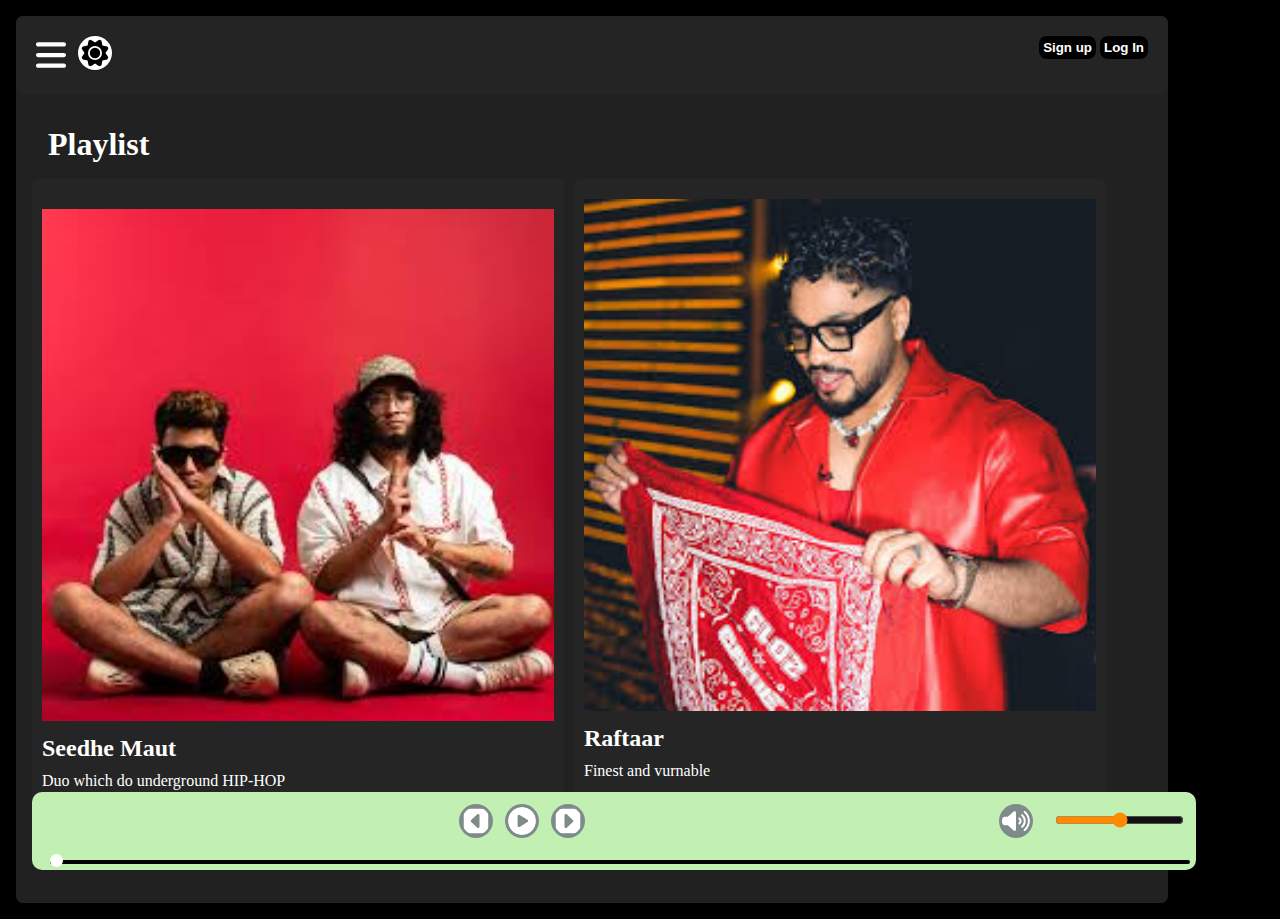
<file: index.html>
<!DOCTYPE html>
<html lang="en">

<head>
    <meta charset="UTF-8">
    <meta name="viewport" content="width=device-width, initial-scale=1.0">
    <title>Jingle || Lets jamming together</title>
    <link rel="stylesheet" href="./style.css">
    <link rel="stylesheet" href="./utility.css">
    <link rel="icon" type="image/svg+xml" href="./assest/favicon.svg.svg">
</head>

<body>
    <div class="container flex bg-black">
        <div class="left  ">
            <div class="close">
                <img width="22px" class="invert" src="./assest/close.svg" alt="">
            </div>
            <div href="#home"  class="home rounded bg-grey m1 p1">
                <div class="logo"><img src="./assest/./logo.svg" alt="logo"><span>Jingle</span></div>
                
                <ul>
                    <li class="home-svg"><img class="invert " src="./assest/home.svg" alt="home">Home</li>
                    <li class=" search-svg"><img class="invert" src="./assest/search.svg" alt="search">Search</li>
                    <li></li>
                </ul>
            </div>
            <div class="library rounded m1 bg-grey p1">
                <div class="heading">
                    <img class="invert" src="./assest/library.svg" alt="library">
                    <h2> your library</h2>
                </div>
                <div class="songlist">
                    <ul>

                    </ul>
                </div>
                <div class="footer">
                    <div><a href="https://www.spotify.com/jp/legal/"><span>Legal</span></a></div>
                    <div><a href="https://www.spotify.com/jp/privacy/"><span>Privacy Center</span></a></div>
                    <div><a href="https://www.spotify.com/jp/legal/privacy-policy/"><span>Privacy Policy</span></a>
                    </div>
                    <div><a href="https://www.spotify.com/jp/legal/cookies-policy/"><span>Cookies</span></a></div>
                    <div><a href="https://www.spotify.com/jp/legal/privacy-policy/#s3"><span>About Ads</span></a></div>
                    <div><a href="https://www.spotify.com/jp/accessibility/"><span>Accessibility</span></a></div>
                </div>
            </div>
        </div>
        <div id="home"   class="right bg-grey rounded">
            <div class="header rounded">
                <div class="nav">
                    <div class="hambarcontainer">
                        <img width="30px" class="invert hambar" src="./assest/hambar.svg" alt="">
                        <div class="moon">
                            <img width="28px" src="./assest/sun.svg" alt="Moon">
                        </div>
                    </div>
                </div>
                <div class="button">
                   <button class="signup-btn">Sign up</button>
                    <button class="login-btn">Log In</button>
                </div>
            </div>
            <div class="playlist">
                <h1>Playlist</h1>
                <div class="cardcontainer">
                    <div data-folder="seedh- maut" class="card">
                        <div class="play">

                        </div>
                        <img src="./images/download.jpg" alt="">
                        <h2>Seedhe Maut</h2>
                        <p>Duo which do underground HIP-HOP</p>
                    </div>
                    <div data-folder="Raftaar" class="card">
                        <img src="./images/download (1).jpg" alt="">
                        <h2>Raftaar</h2>
                        <p>Finest and vurnable </p>
                    </div>
                    <div data-folder="emiway" class="card">
                        <img src="./images/images.jpeg" alt="">
                        <h2>Emiway Bantai</h2>
                        <p>Commercial hits </p>
                    </div>
                    <div data-folder="krsna" class="card">
                        <img src="./images/download (3).jpg" alt="">
                        <h2>Kr$na</h2>
                        <p>Lyrical God </p>
                    </div>
                    <div data-folder="" class="card">
                        <img src="./images/download (4).jpg" alt="">
                        <h2>Bella</h2>
                        <p>Healing HIP-HOP</p>
                    </div>
                    <div data-folder="king" class="card">
                        <img src="./images/images (1).jpg" alt="">
                        <h2>King</h2>
                        <p>Popstar and soothing songs</p>
                    </div>
                    <div data-folder="badshah" class="card">
                        <img src="./images/images.jpg" alt="">
                        <h2>Badshah</h2>
                        <p>Commercial and hit maker</p>
                    </div>
                    <div data-folder="sidhu" class="card">
                        <img src="./images/sidhu.jpeg" alt="">
                        <h2>Sidhu Moose Wala</h2>
                        <p>Global star</p>
                    </div>
                    <div data-folder="" class="card">
                        <img src="./images/divine.jpeg" alt="">
                        <h2>Divine</h2>
                        <p>Representing Bombay </p>
                    </div>
                    <div data-folder="" class="card">
                        <img src="./images/ikka.jpeg" alt="">
                        <h2>Ikka</h2>
                        <p>Story teller and motivater </p>
                    </div>
                    <div data-folder="pawan singh" class="card">
                        <img src="./images/pawan.jpeg" alt="">
                        <h2>Pawan Singh</h2>
                        <p>Bhojpuri Icon star</p>
                    </div>
                    <div data-folder="honey singh" class="card">
                        <img src="./images/honey.jpeg" alt="">
                        <h2>Honey Singh</h2>
                        <p>Hit machine and global star</p>
                    </div>
                </div>
                <div class="playbar">
                    <div class="seekbar">
                        <div class="circle"></div>
                    </div>
                    <div class="abovebar">
                        <div class="songinfo">

                        </div>
                        <div class="songbtn">
                            <img id="prev" src="./assest/prevsong.svg" alt="">
                            <img id="play" src="./assest/play.svg" alt="">
                            <img id="next" src="./assest/nextsong.svg" alt="">
                        </div>
                        <div class="vtbar">
                            <div class="songtime">

                            </div>
                            <div class="volume">
                                <img width="18px" src="./assest/volume.svg" alt="">
                                <div class="range">
                                    <input type="range" name="volume">
                                </div>
                            </div>
                        </div>
                    </div>
                </div>
            </div>

        </div>
    </div>
</body>
<script src="./script.js"></script>

</html>
</file>
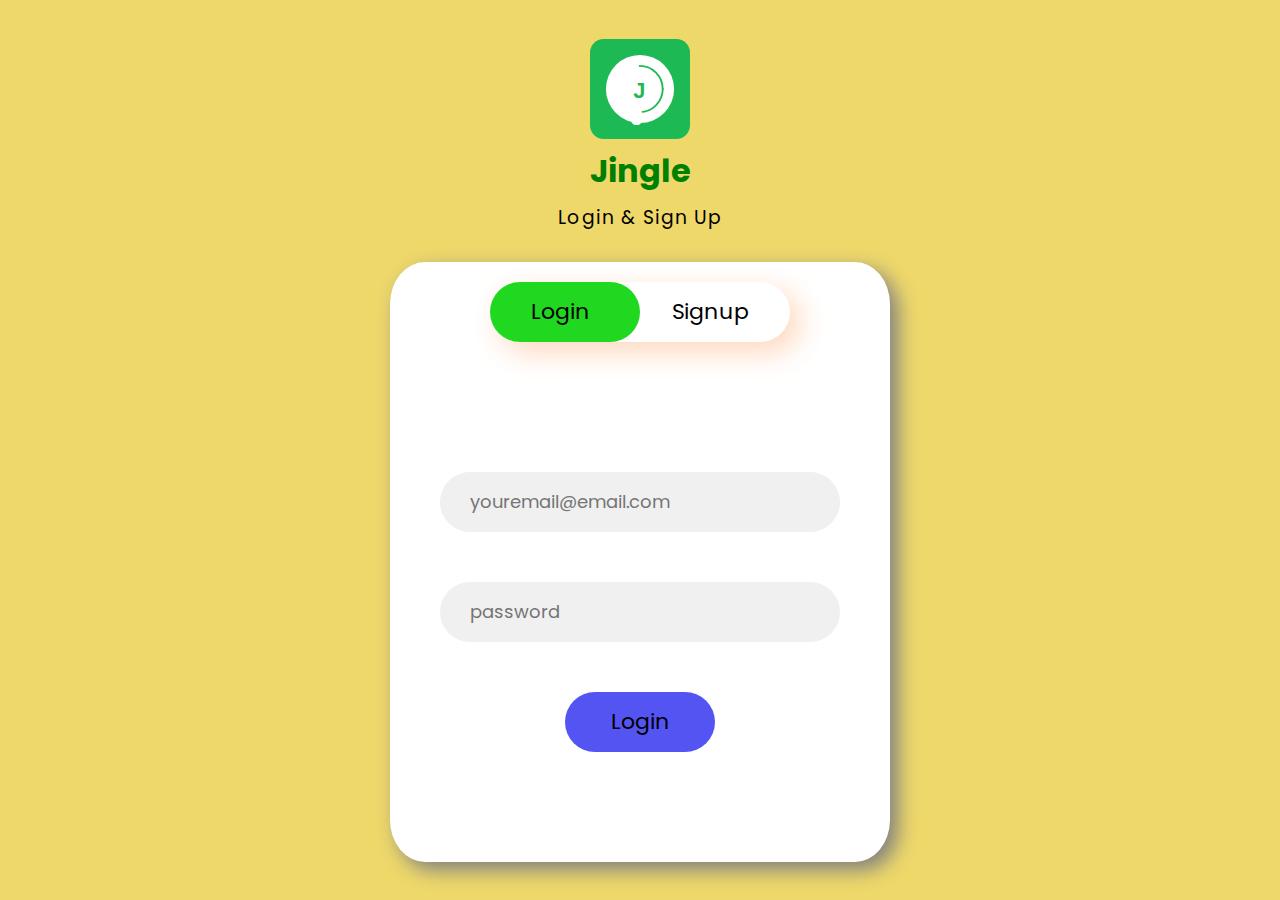
<file: login/index.html>
<!DOCTYPE html>
<html lang="en">

<head>
    <meta charset="UTF-8">
    <meta name="viewport" content="width=device-width, 
                         initial-scale=1.0">
    <title>Jingle|| Login & Signup</title>
    <link rel="stylesheet" href="style.css">
    <link rel="icon" type="image/svg+xml" href="favicon.svg.svg">
</head>

<body>
    <header>
        <img width="100px" src="./logo.svg" alt="">
        <h1 class="heading">Jingle</h1>
        <h3 class="title">Login & Sign Up </h3>
    </header>

    <!-- container div -->
    <div class="container">

        <!-- upper button section to select
             the login or signup form -->
        <div class="slider"></div>
        <div class="btn">
            <button class="login">Login</button>
            <button class="signup">Signup</button>
        </div>

        <!-- Form section that contains the
             login and the signup form -->
        <div class="form-section">

            <!-- login form -->
            <div class="login-box">
                <input type="email" class="email ele" placeholder="youremail@email.com">
                <input type="password" class="password ele" placeholder="password">
                <button class="clkbtn">Login</button>
            </div>

            <!-- signup form -->
            <div class="signup-box">
                <input type="text" class="name ele" placeholder="Enter your name">
                <input type="email" class="email ele" placeholder="youremail@email.com">
                <input type="password" class="password ele" placeholder="password">
                <input type="password" class="password ele" placeholder="Confirm password">
                <button class="clkbtn">Signup</button>
            </div>
        </div>
    </div>
    <script src="script.js"></script>
</body>

</html>
</file>
<file: style.css>
* {
    margin: 0;
    padding: 0;
}

body {
    background-color: black;
    color: white;
}

.left {
    width: 25vw;
    padding: 10px;
}

.right {
    margin: 16px;
    width: 75vw;
    position: relative;


}
.home-svg{
    cursor: pointer;
}
.home-svg:hover{
    transform: scale(1.05);
    letter-spacing: 2px;
}
.search-svg{
    cursor: pointer;
}
.search-svg:hover{
    transform: scale(1.05);
    letter-spacing: 2px;
}
.songlist ul  :hover{
    background-color: rgb(189, 232, 189);
    color: black;
    transform: scale(1.02);
}
.home ul li {
    width: 15px;
    list-style: none;
    display: flex;
    gap: 18px;
    padding: 10px;
    margin-right: 244px;
    font-weight: bold;
}
.logo{
     margin-left: 4px;
    width: 20px;
    display: flex;
   
}
.logo span {
    margin: 6px;
    font-size: 20px;
}
.logo img{
    margin-left: 4px;
    width: 15px;
    display: flex;
    width: 15px;
    border-radius: 50%;
    padding:2px;
    width: 28px;
    height: 26px;

}

.heading {
    display: flex;
    gap: 15px;
    width: 100%;
    padding-top: 10px;
    align-items: center;
    font-size: 12px;
}

.heading img {
    width: 20px;
}

.library {
    min-height: 80vh;
    position: relative;

}

.footer {
    display: flex;
    font-size: 10px;
    gap: 13px;
    position: absolute;
    bottom: 0;
    padding: 10px;

}

.footer a {
    color: grey;
}

.header {
    display: flex;
    justify-content: space-between;
    background-color: rgb(36, 36, 36);
}

.header>* {
    padding: 20px;
}

.playlist {
    padding: 16px;
}
.playlist h1{
    padding: 16px;
}
.cardcontainer {
    display: flex;
    gap: 10px;
    flex-wrap: wrap;
    margin: 25px;
    max-height: 70vh;
    overflow-y: auto;
   
}

.card {
    width: 200px;
    padding: 10px;
    border-radius: 5px;
    background-color: #252525;
    transition: all 0.5s;

}
.card:hover{
    background-color: rgb(126, 122, 122);
    cursor: pointer;
}

.card>* {
    padding-top: 10px;
}

.card img {
    width: 100%;
    object-fit: contain;
}

.signup-btn {
    background-color: black;
    color: white;
    font-weight: bold;
    border: none;
    outline: none;
    cursor: pointer;
    border-radius: 8px;
    padding: 4px;
}

.signup-btn:hover {
    background-color: green;
    color: white;
}

.login-btn {
    background-color: black;
    color: white;
    font-weight: bold;
    border: none;
    outline: none;
    cursor: pointer;
    border-radius: 8px;
    padding: 4px;
}

.login-btn:hover {
    background-color:rgb(116, 116, 235);
    color: white;
}

.playbar {
    position: fixed;
    bottom: 30px ;
    filter: invert(1);
    background-color:rgb(62 15 77);
    border-radius: 10px;
    width: 100%;
    padding: 12px;
    width:68vw  ;
    height: 60px;
}

.songbtn img {
    width: 18px;
    background-color: rgb(128, 116, 116);
    border-radius: 50%;
    padding: 3px;
    width: 28px;
    height: 28px;
}
.volume img{
     width: 18px;
    background-color: rgb(128, 116, 116);
    border-radius: 50%;
    padding: 3px;
    width: 28px;
    height: 28px;
}

.songbtn {
    display: flex;
    justify-content: center;
    gap: 12px;
}

.songlist ul {
    padding: 0 12px;
}
.songlist{
    height: 544px;
    overflow: scroll;
margin-bottom: 44px;
}

.songlist ul li {
    list-style: decimal;
    display: flex;
    gap: 12px;
    cursor: pointer;
    padding: 12px 0;
    border: 1px solid white;
    margin: 12px 0;
    padding: 13px;
    border-radius: 5px;

}
.songlist info{
    font-size:13px ;
    width: 344px;
}

.playnow {
    display: flex;
    justify-content: space-between;
    align-items: center;
}

.playnow span {
    font-size: 15px;
    width: 100%;
    padding: 12px;
}
.seekbar{
    height: 4px;
    width: 98%;
   background-color:  white;
    position: absolute;
    bottom: 0;
    border-radius:10px ;
    margin: 6px;
    cursor: pointer;
}
.circle{
    height: 13px;
    width: 13px;
    border-radius: 13px;
    background-color: black;
    position: relative;
    bottom: 6px;
    left: 0%;
    transition: left 0.5s;
}
.songbtn img{
    cursor: pointer;
}
.abovebar{
    display: flex;
    justify-content: space-between;
}
.songinfo, .songtime{
    color: white;
    padding:0 12px ;
    
}
.songinfo{
    width: 250px;
}
.close{
    display: none;
}
.hambar{
    display: none;
}
.hambarcontainer{
    display: flex;
    align-items: center;
    justify-content: center;
    gap: 12px;
}
.vtbar{
    display: flex;
    justify-content: space-evenly;
    /*  align-items: center;
    flex-direction:; 
     gap: 13px; 
    flex-direction: row; */

}
.songtime{
    width: 113px;
    
}
.range{
   cursor: pointer; 
}
.volume{
    cursor: pointer;
    display: flex;
     justify-content: center;
     align-items: center;
     gap: 22px;
}
.moon img{
    background-color: white;
    border-radius: 50%;
    padding: 3px;
    width: 28px;
    height: 28px;
    cursor: pointer;
    box-shadow: 0 1px 4px rgba(0,0,0,0.15);
}
.dark-theme{
    background-color: white !important;
    color: black !important;
}
.dark-theme {
  background-color: #181818 !important;
  color: #fff !important;
}
.dark-theme .right,
.dark-theme .left,
.dark-theme .header,
.dark-theme .playlist,
.dark-theme .card,
.dark-theme .footer,
.dark-theme .home,
.dark-theme .heading,
.dark-theme .songlist,
.dark-theme .body {
  background-color: rgb(234, 234, 153) !important;
  color: black !important;
}

@media (max-width:1400px) {
    .left{
        position: absolute;
        left:-120%;
        transition: all .5s;
        z-index: 1;
        width: 370px;
        background-color: black;
        padding: 0;
      
       
 }

 .left .close{
position: absolute;
right: 31px;
top: 25px;
width: 29px;
 }
  .seekbar {
         width: calc(100vw - 140px); 
        /* width: 66vw; */
    }

 .right{
width: 90vw;
/* margin: 0; */

 }
 .playbar{
/* width: 70vw; */
width: calc(100vw - 140px); 
height: 6vh;
position: sticky;
font-size: 10px;
 justify-content: center;
 }
 .hambar{
   display: block;
   
 }
 .close{
    display: block;
 }
 .cardcontainer{
    margin: 0;
 }
 .card{
    width: 40vw;
    justify-content: center;
 }
 .songinfo , .songtime{
    width: auto;
 }
 
}
@media (max-width:500px){
    .card{
        width:90vw ;
        
      
    }
}
</file>
<file: utility.css>
.border{
    border: 2px solid red;
    margin: 3px;
}
.flex{
    display: flex;
}
.justify-center{
    justify-content: center;
}
.align-center{
    align-items: center;
}
.bg-black{
    background-color: black;
    color: white;
}
.invert{
    filter: invert(1);
}
.bg-grey{
    background-color: #212121;
}
.rounded{
    border-radius: 7px;
}
.m1{
    margin: 5px;
}
.p1{
    padding: 10px;
}
.h1{
    height: 18px;
}
/* For Webkit browsers (e.g., Chrome, Safari) */
::-webkit-scrollbar {
    width: 12px;
  }
  
  ::-webkit-scrollbar-thumb {
    background-color: #333; /* Dark color for the thumb */
    border-radius: 6px;
  }
  
  ::-webkit-scrollbar-track {
    background-color: #222; /* Dark color for the track */
  }
  
  /* For Firefox */
  scrollbar-color: #333 #222; /* Dark color for the thumb and track in Firefox */
</file>
<file: login/style.css>
@import url(
"https://fonts.googleapis.com/css2?family=Poppins:ital,wght@0,100;0,200;0,300;0,400;0,500;0,600;0,700;0,800;0,900;1,100;1,200;1,300;1,400;1,500;1,600;1,700;1,800;1,900&display=swap");

* {
    margin: 0;
    padding: 0;
    box-sizing: border-box;
    font-family: "Poppins", sans-serif;
}

body {
    height: 100vh;
    width: 100vw;
    display: flex;
    justify-content: center;
    align-items: center;
    flex-direction: column;
    gap: 30px;
    background-color: rgb(238, 216, 106);
}

header {
    width: 100%;
    display: flex;
    flex-direction: column;
    align-items: center;
    justify-content: center;
    gap: 8px;
}

.heading {
    color: green;
}

.title {
    font-weight: 400;
    letter-spacing: 1.5px;
}

.container {
    height: 600px;
    width: 500px;
    background-color: white;
    box-shadow: 8px 8px 20px rgb(128, 128, 128);
    position: relative;
    overflow: hidden;
    border-radius: 7%;
}

.btn {
    height: 60px;
    width: 300px;
    margin: 20px auto;
    box-shadow: 10px 10px 30px rgb(254, 215, 188);
    border-radius: 50px;
    display: flex;
    justify-content: space-around;
    align-items: center;
}

.login,
.signup {
    font-size: 22px;
    border: none;
    outline: none;
    background-color: transparent;
    position: relative;
    cursor: pointer;
}

.slider {
    height: 60px;
    width: 150px;
    border-radius: 50px;
    background-color: rgb(33, 216, 33);
    position: absolute;
    top: 20px;
    left: 100px;
    transition: all 0.5s ease-in-out;
}

.moveslider {
    left: 250px;
}

.form-section {
    height: 500px;
    width: 1000px;
    padding: 20px 0;
    display: flex;
    position: relative;
    transition: all 0.5s ease-in-out;
    left: 0px;
}

.form-section-move {
    left: -500px;
}

.login-box,
.signup-box {
    height: 100%;
    width: 500px;
    display: flex;
    flex-direction: column;
    align-items: center;
    justify-content: center;
    padding: 0px 40px;
}

.login-box {
    gap: 50px;
}

.signup-box {
    gap: 30px;
}

.ele {
    height: 60px;
    width: 400px;
    outline: none;
    border: none;
    color: rgb(77, 77, 77);
    background-color: rgb(240, 240, 240);
    border-radius: 50px;
    padding-left: 30px;
    font-size: 18px;
}

.clkbtn {
    height: 60px;
    width: 150px;
    border-radius: 50px;
    background-color: rgb(84, 84, 243);
    font-size: 22px;
    border: none;
    cursor: pointer;
}

/* For Responsiveness of the page */

@media screen and (max-width: 650px) {
    .container {
        height: 600px;
        width: 300px;
    }

    .title {
        font-size: 15px;
    }

    .btn {
        height: 50px;
        width: 200px;
        margin: 20px auto;
    }

    .login,
    .signup {
        font-size: 19px;
    }

    .slider {
        height: 50px;
        width: 100px;
        left: 50px;
    }

    .moveslider {
        left: 150px;
    }

    .form-section {
        height: 500px;
        width: 600px;
    }

    .form-section-move {
        left: -300px;
    }

    .login-box,
    .signup-box {
        height: 100%;
        width: 300px;
    }

    .ele {
        height: 50px;
        width: 250px;
        font-size: 15px;
    }

    .clkbtn {
        height: 50px;
        width: 130px;
        font-size: 19px;
    }
}

@media screen and (max-width: 320px) {
    .container {
        height: 600px;
        width: 250px;
    }

    .heading {
        font-size: 30px;
    }

    .title {
        font-size: 10px;
    }

    .btn {
        height: 50px;
        width: 200px;
        margin: 20px auto;
    }

    .login,
    .signup {
        font-size: 19px;
    }

    .slider {
        height: 50px;
        width: 100px;
        left: 27px;
    }

    .moveslider {
        left: 127px;
    }

    .form-section {
        height: 500px;
        width: 500px;
    }

    .form-section-move {
        left: -250px;
    }

    .login-box,
    .signup-box {
        height: 100%;
        width: 250px;
    }

    .ele {
        height: 50px;
        width: 220px;
        font-size: 15px;
    }

    .clkbtn {
        height: 50px;
        width: 130px;
        font-size: 19px;
    }
}
</file>
